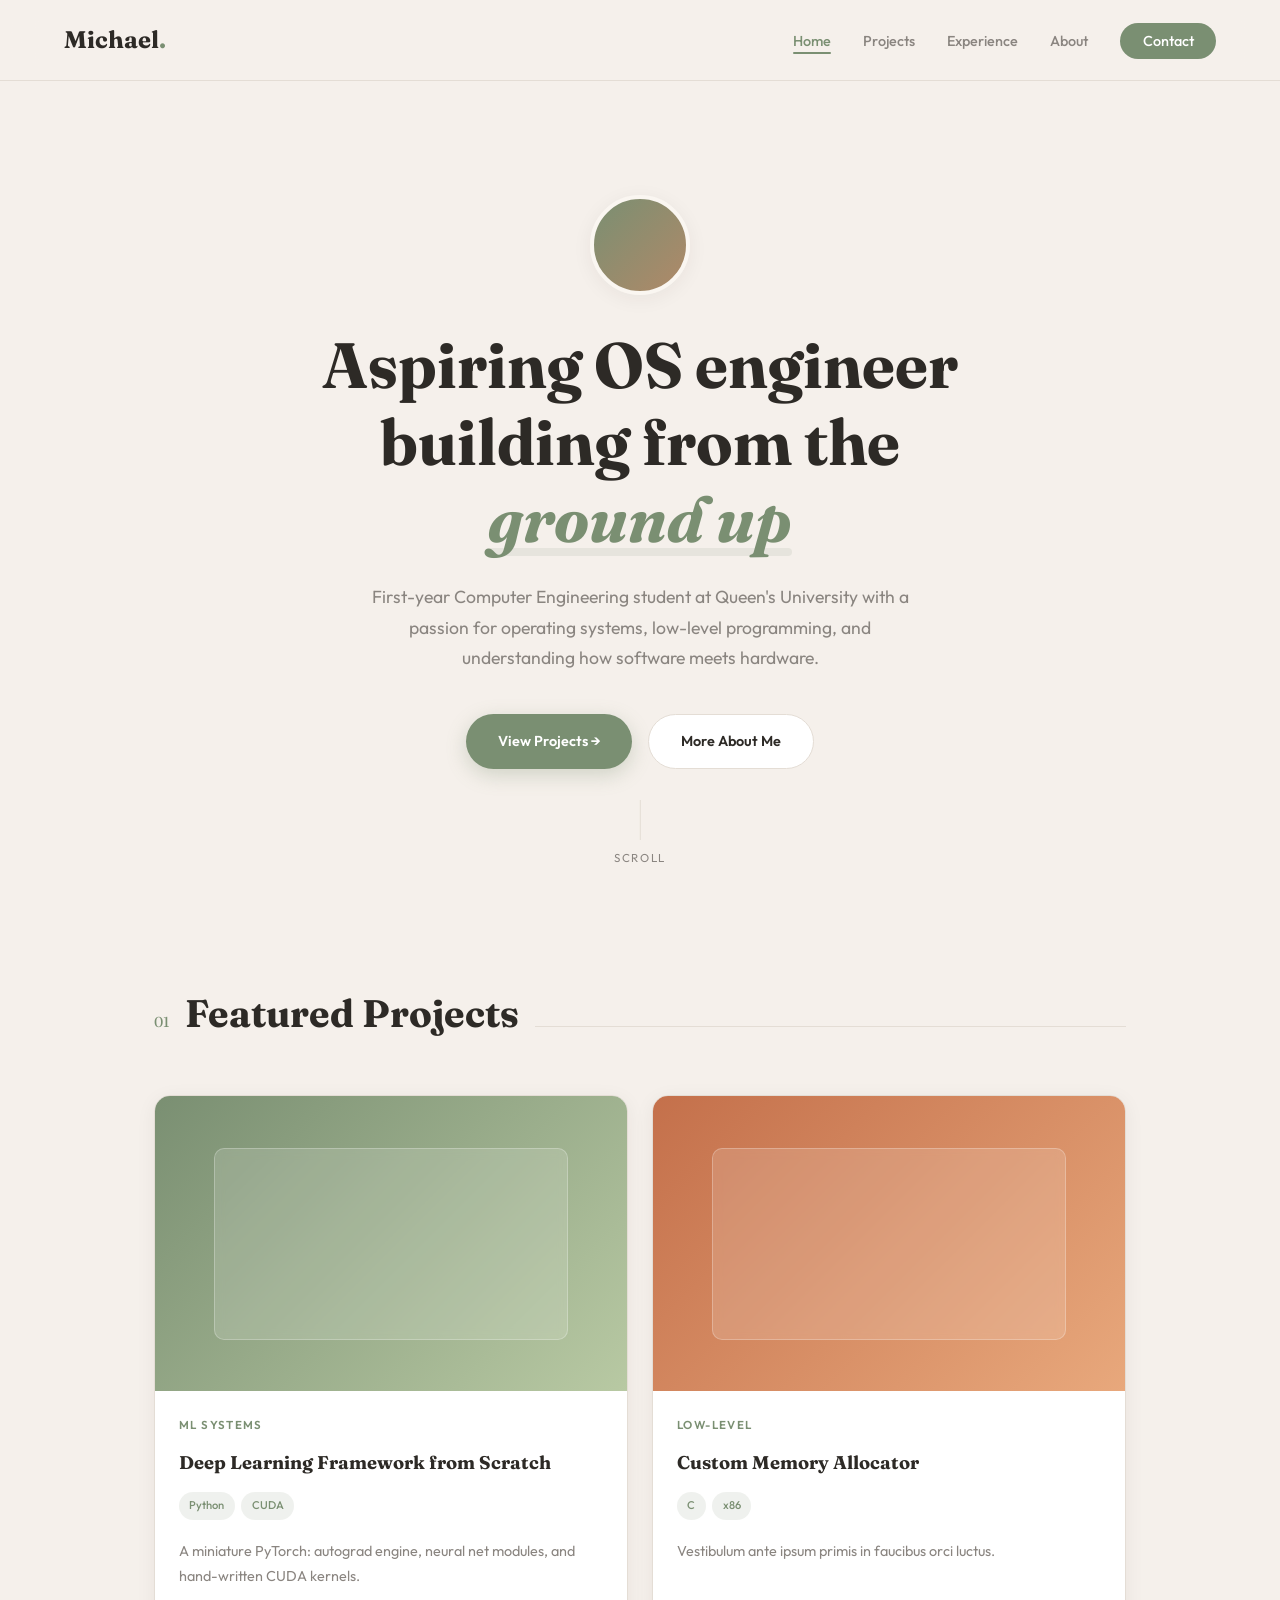
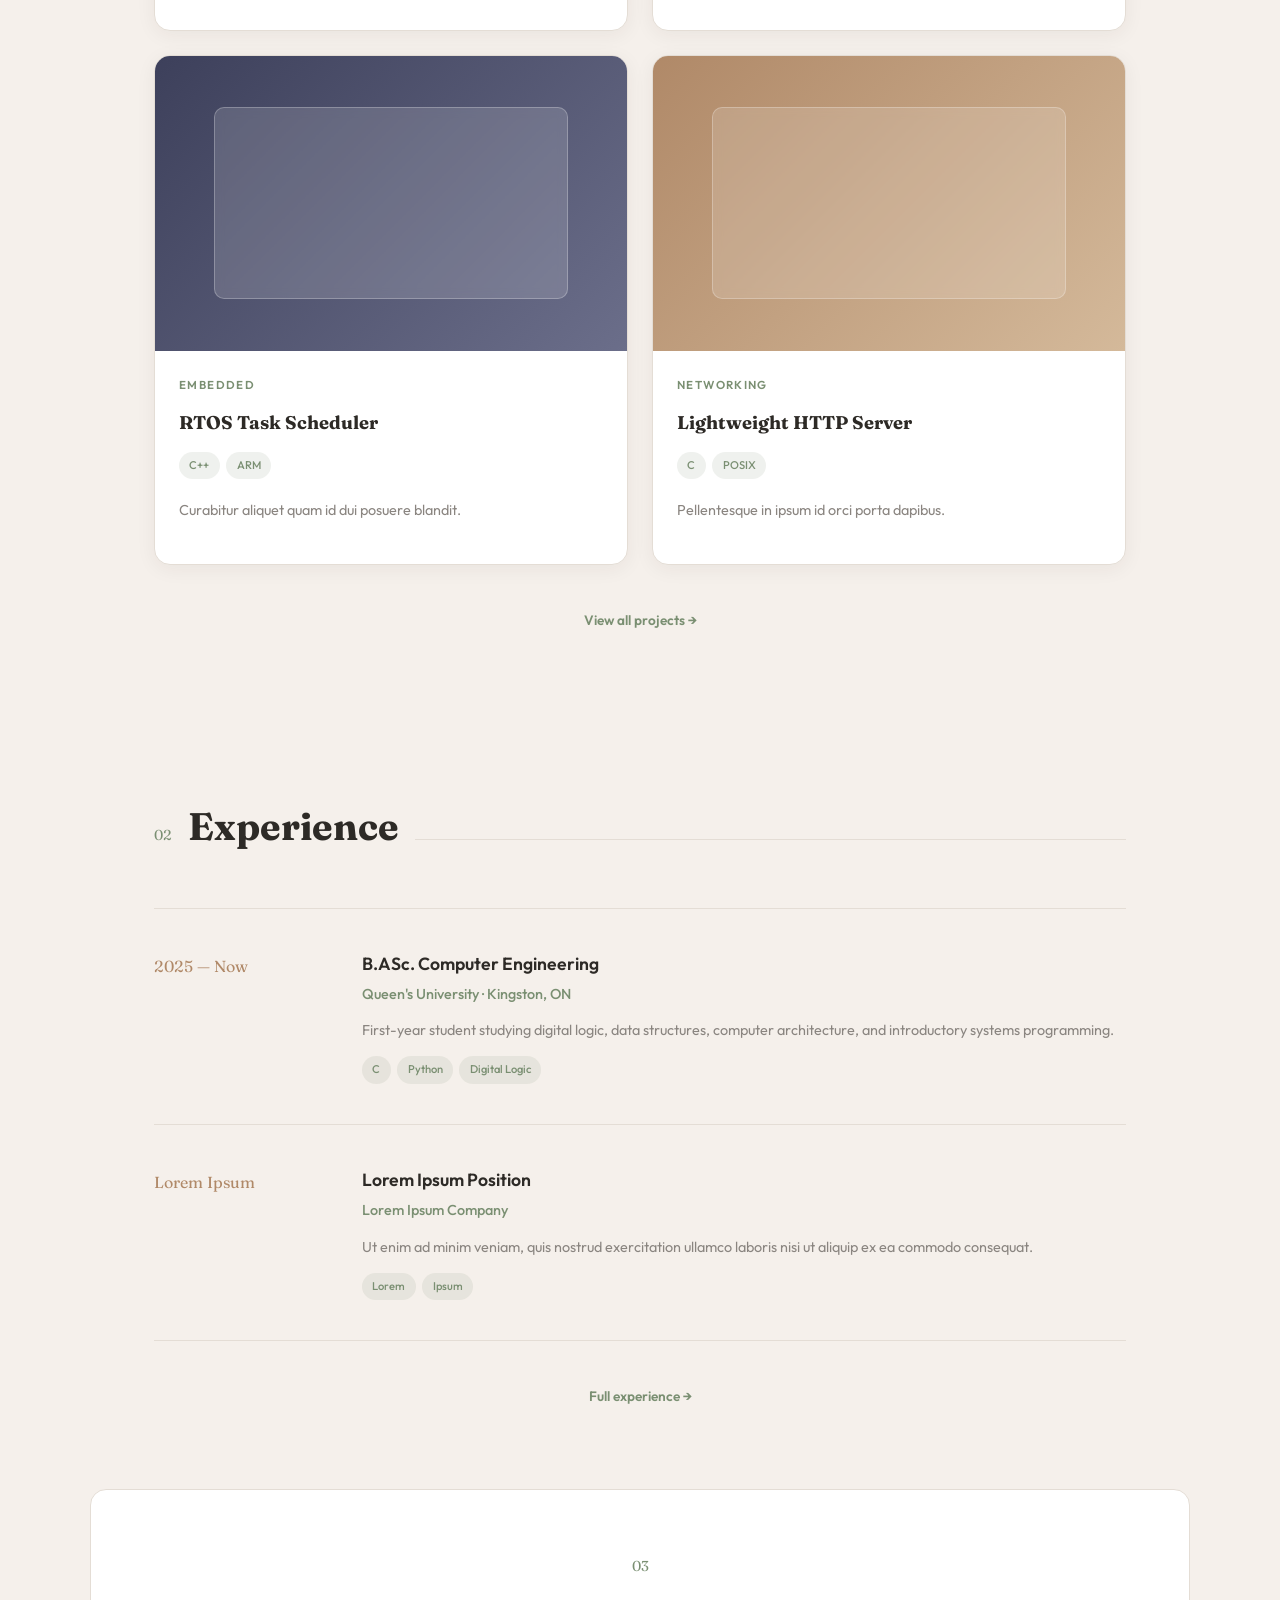
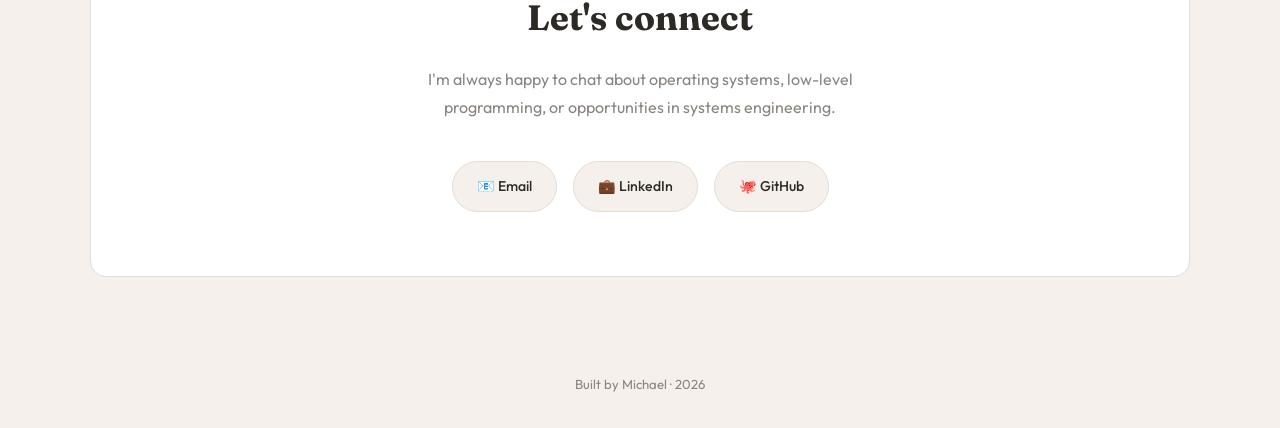
<file: index.html>
<!DOCTYPE html>
<html lang="en">
<head>
  <meta charset="UTF-8">
  <meta name="viewport" content="width=device-width, initial-scale=1.0">
  <title>Michael — Computer Engineering Student</title>
  <meta name="description" content="Portfolio of Michael, a Computer Engineering student at Queen's University focused on operating systems and low-level systems programming.">
  <link rel="icon" href="data:image/svg+xml,<svg xmlns='http://www.w3.org/2000/svg' viewBox='0 0 100 100'><text y='.9em' font-size='90'>⚙</text></svg>">
  <link href="https://fonts.googleapis.com/css2?family=Outfit:wght@300;400;500;600;700&family=Fraunces:ital,wght@0,400;0,700;1,400&display=swap" rel="stylesheet">
  <link rel="stylesheet" href="style.css">
</head>
<body>

<nav>
  <a href="index.html" class="logo">Michael<span>.</span></a>
  <button class="menu-toggle" aria-label="Toggle menu">
    <svg viewBox="0 0 24 24" fill="none" stroke="currentColor" stroke-width="2"><path d="M3 12h18M3 6h18M3 18h18"/></svg>
  </button>
  <ul class="nav-links">
    <li><a href="index.html">Home</a></li>
    <li><a href="projects.html">Projects</a></li>
    <li><a href="experience.html">Experience</a></li>
    <li><a href="about.html">About</a></li>
    <li><a href="contact.html" class="nav-pill">Contact</a></li>
  </ul>
</nav>

<!-- HERO -->
<section class="hero">
  <div class="hero-content">
    <div class="hero-avatar"></div>
    <h1>Aspiring OS engineer building from the <em>ground up</em></h1>
    <p>First-year Computer Engineering student at Queen's University with a passion for operating systems, low-level programming, and understanding how software meets hardware.</p>
    <div class="hero-links">
      <a href="projects.html" class="pill-btn pill-primary">View Projects →</a>
      <a href="about.html" class="pill-btn pill-ghost">More About Me</a>
    </div>
  </div>
  <div class="scroll-indicator">
    <div class="scroll-line"></div>
    Scroll
  </div>
</section>

<!-- FEATURED PROJECTS -->
<section class="page-section">
  <div class="section-header fade-in">
    <span class="section-num">01</span>
    <h2 class="section-title">Featured Projects</h2>
    <div class="section-line"></div>
  </div>
  <div class="projects-preview">
    <a href="projects.html" class="project-card-compact fade-in">
      <div class="project-img"><div class="img-overlay"><div class="img-mock"></div></div></div>
      <div class="project-info">
        <div class="project-category">ML Systems</div>
        <h3>Deep Learning Framework from Scratch</h3>
        <div class="project-tech">
          <span class="tech-tag">Python</span><span class="tech-tag">CUDA</span>
        </div>
        <p>A miniature PyTorch: autograd engine, neural net modules, and hand-written CUDA kernels.</p>
      </div>
    </a>
    <a href="projects.html" class="project-card-compact fade-in">
      <div class="project-img"><div class="img-overlay"><div class="img-mock"></div></div></div>
      <div class="project-info">
        <div class="project-category">Low-Level</div>
        <h3>Custom Memory Allocator</h3>
        <div class="project-tech">
          <span class="tech-tag">C</span><span class="tech-tag">x86</span>
        </div>
        <p>Vestibulum ante ipsum primis in faucibus orci luctus.</p>
      </div>
    </a>
    <a href="projects.html" class="project-card-compact fade-in">
      <div class="project-img"><div class="img-overlay"><div class="img-mock"></div></div></div>
      <div class="project-info">
        <div class="project-category">Embedded</div>
        <h3>RTOS Task Scheduler</h3>
        <div class="project-tech">
          <span class="tech-tag">C++</span><span class="tech-tag">ARM</span>
        </div>
        <p>Curabitur aliquet quam id dui posuere blandit.</p>
      </div>
    </a>
    <a href="projects.html" class="project-card-compact fade-in">
      <div class="project-img"><div class="img-overlay"><div class="img-mock"></div></div></div>
      <div class="project-info">
        <div class="project-category">Networking</div>
        <h3>Lightweight HTTP Server</h3>
        <div class="project-tech">
          <span class="tech-tag">C</span><span class="tech-tag">POSIX</span>
        </div>
        <p>Pellentesque in ipsum id orci porta dapibus.</p>
      </div>
    </a>
  </div>
  <div class="view-all fade-in">
    <a href="projects.html" class="text-link">View all projects →</a>
  </div>
</section>

<!-- EXPERIENCE PREVIEW -->
<section class="page-section">
  <div class="section-header fade-in">
    <span class="section-num">02</span>
    <h2 class="section-title">Experience</h2>
    <div class="section-line"></div>
  </div>
  <div class="exp-grid fade-in">
    <div class="exp-row">
      <div class="exp-year">2025 — Now</div>
      <div class="exp-details">
        <h3>B.ASc. Computer Engineering</h3>
        <div class="exp-company-name">Queen's University · Kingston, ON</div>
        <p>First-year student studying digital logic, data structures, computer architecture, and introductory systems programming.</p>
        <div class="exp-skills">
          <span class="exp-skill">C</span>
          <span class="exp-skill">Python</span>
          <span class="exp-skill">Digital Logic</span>
        </div>
      </div>
    </div>
    <div class="exp-row">
      <div class="exp-year">Lorem Ipsum</div>
      <div class="exp-details">
        <h3>Lorem Ipsum Position</h3>
        <div class="exp-company-name">Lorem Ipsum Company</div>
        <p>Ut enim ad minim veniam, quis nostrud exercitation ullamco laboris nisi ut aliquip ex ea commodo consequat.</p>
        <div class="exp-skills">
          <span class="exp-skill">Lorem</span><span class="exp-skill">Ipsum</span>
        </div>
      </div>
    </div>
  </div>
  <div class="view-all fade-in">
    <a href="experience.html" class="text-link">Full experience →</a>
  </div>
</section>

<!-- CONTACT BANNER -->
<div class="contact-section fade-in">
  <span class="section-num">03</span>
  <h2>Let's connect</h2>
  <p>I'm always happy to chat about operating systems, low-level programming, or opportunities in systems engineering.</p>
  <div class="contact-row">
    <a href="mailto:your@email.com" class="contact-chip">📧 Email</a>
    <a href="#" class="contact-chip">💼 LinkedIn</a>
    <a href="#" class="contact-chip">🐙 GitHub</a>
  </div>
</div>

<footer>
  <p>Built by Michael · 2026</p>
</footer>

<script src="script.js"></script>
</body>
</html>
</file>
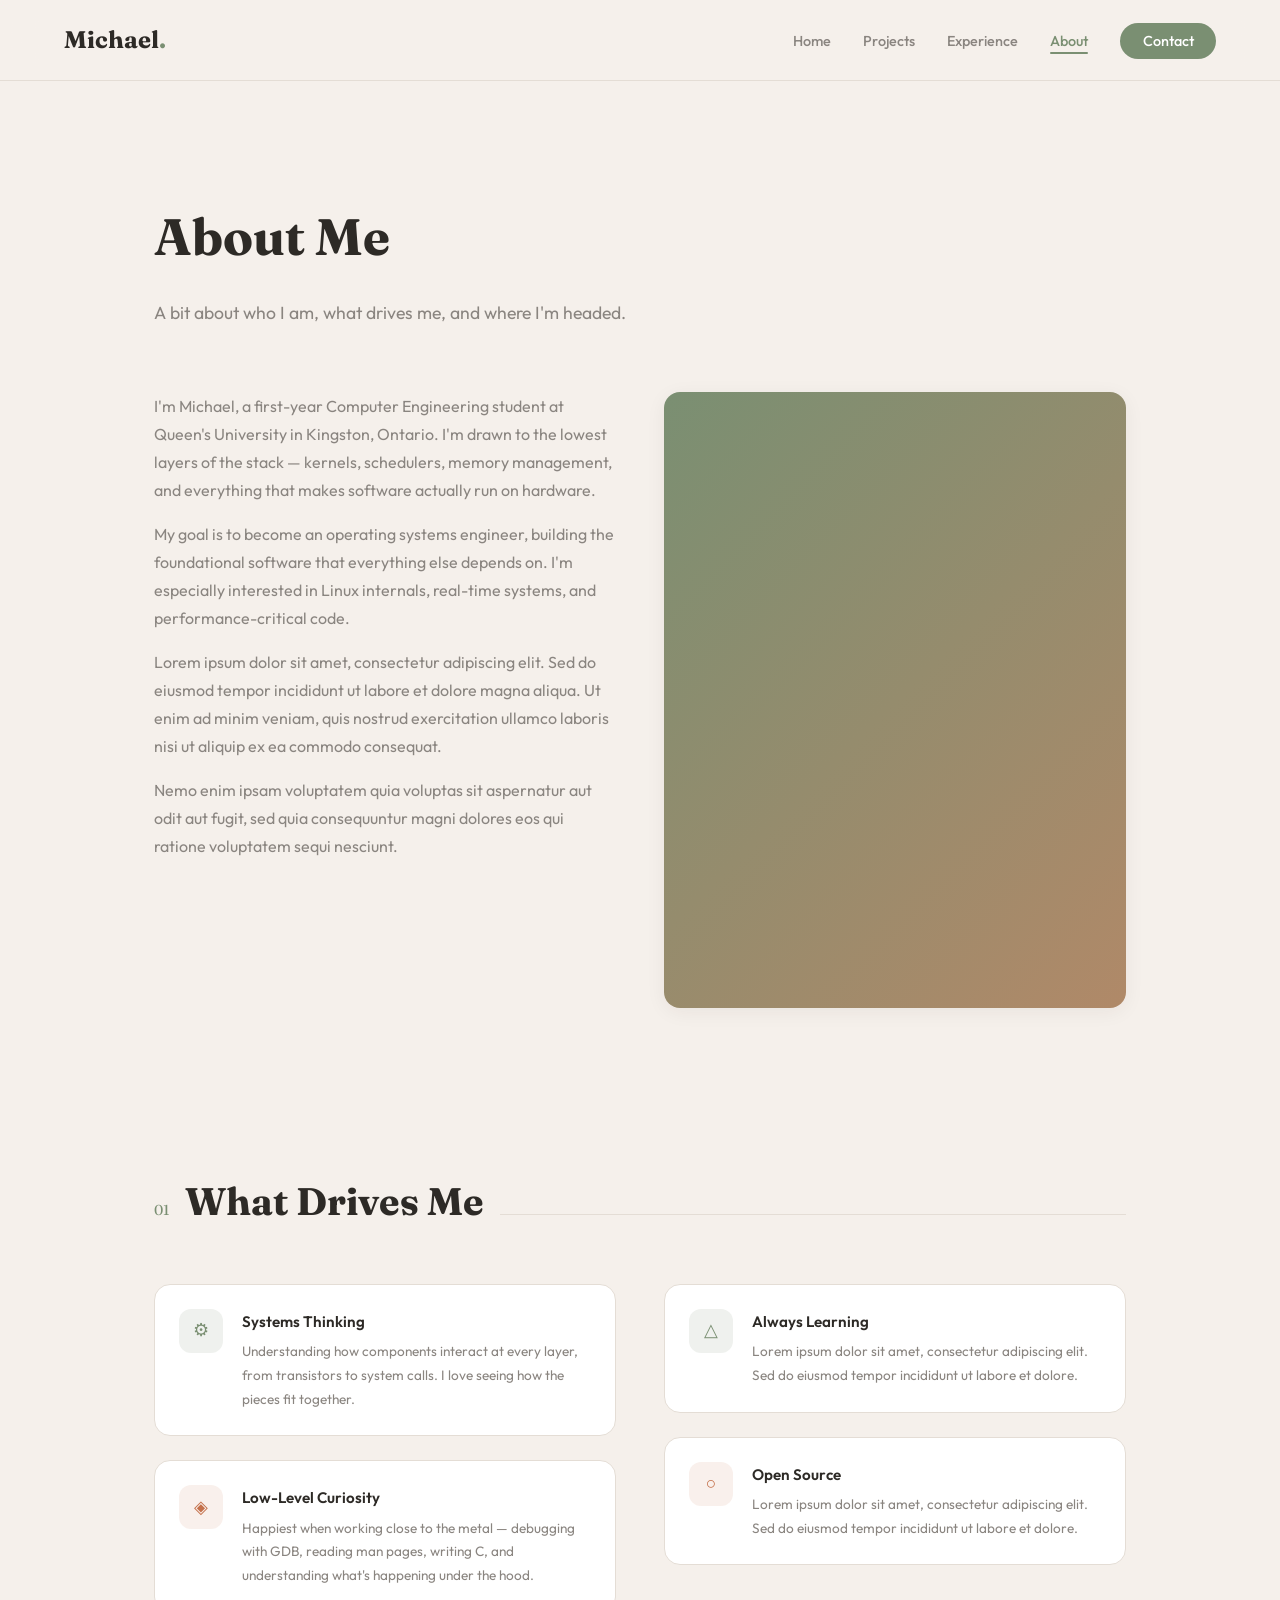
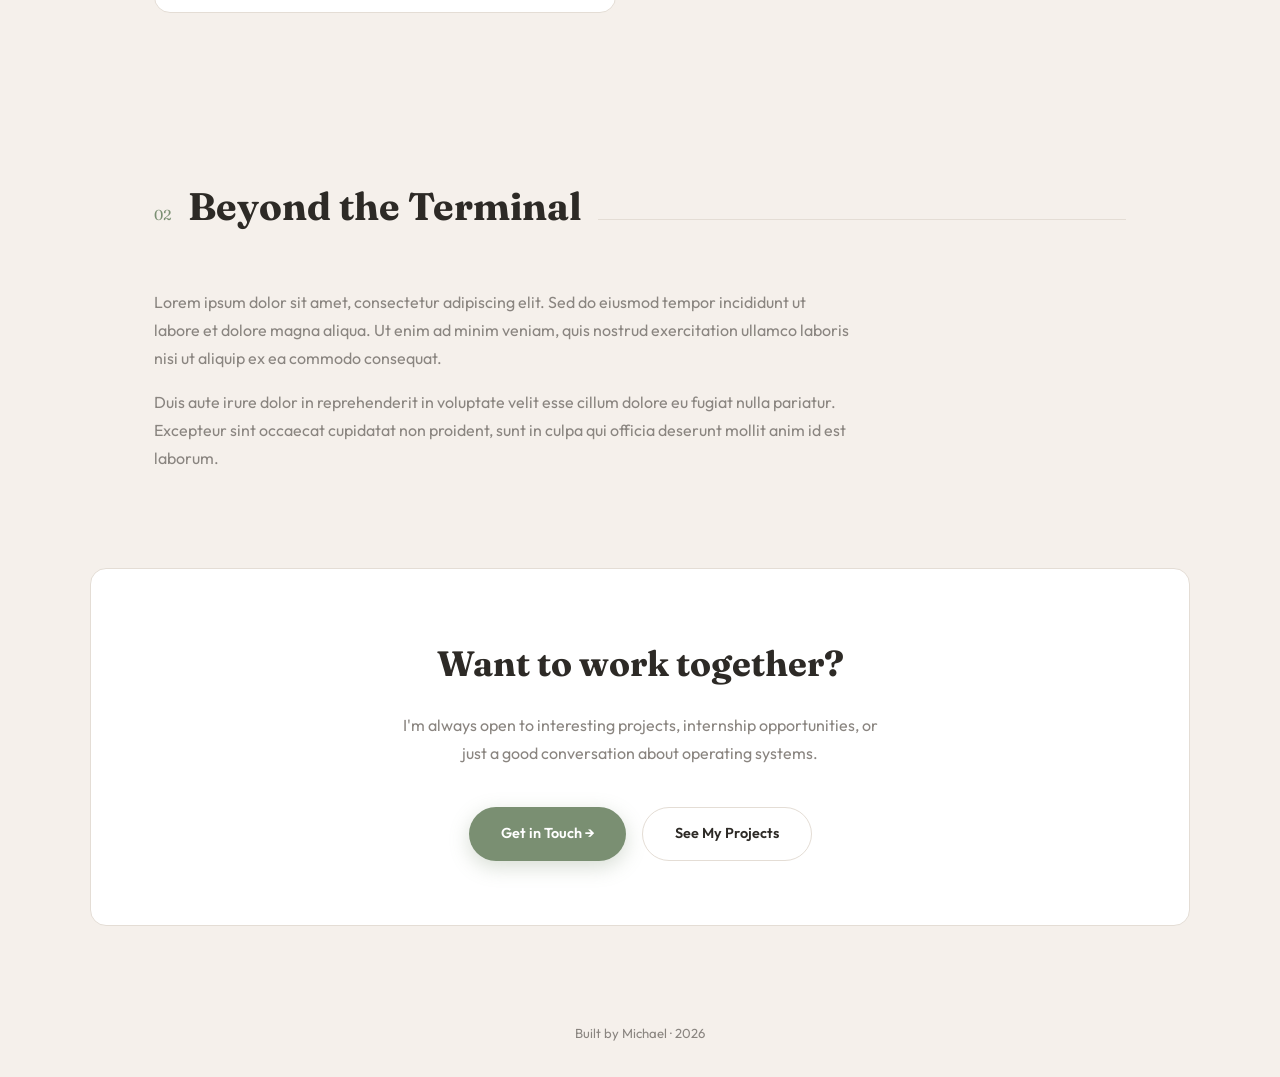
<file: about.html>
<!DOCTYPE html>
<html lang="en">
<head>
  <meta charset="UTF-8">
  <meta name="viewport" content="width=device-width, initial-scale=1.0">
  <title>About — Michael</title>
  <meta name="description" content="About Michael — Computer Engineering student at Queen's University, aspiring operating systems engineer.">
  <link rel="icon" href="data:image/svg+xml,<svg xmlns='http://www.w3.org/2000/svg' viewBox='0 0 100 100'><text y='.9em' font-size='90'>⚙</text></svg>">
  <link href="https://fonts.googleapis.com/css2?family=Outfit:wght@300;400;500;600;700&family=Fraunces:ital,wght@0,400;0,700;1,400&display=swap" rel="stylesheet">
  <link rel="stylesheet" href="style.css">
</head>
<body>

<nav>
  <a href="index.html" class="logo">Michael<span>.</span></a>
  <button class="menu-toggle" aria-label="Toggle menu">
    <svg viewBox="0 0 24 24" fill="none" stroke="currentColor" stroke-width="2"><path d="M3 12h18M3 6h18M3 18h18"/></svg>
  </button>
  <ul class="nav-links">
    <li><a href="index.html">Home</a></li>
    <li><a href="projects.html">Projects</a></li>
    <li><a href="experience.html">Experience</a></li>
    <li><a href="about.html">About</a></li>
    <li><a href="contact.html" class="nav-pill">Contact</a></li>
  </ul>
</nav>

<div class="page">
  <div class="page-hero">
    <h1>About Me</h1>
    <p>A bit about who I am, what drives me, and where I'm headed.</p>
  </div>

  <!-- BIO -->
  <section class="page-section" style="padding-top: 1rem;">
    <div class="about-grid fade-in">
      <div class="about-text">
        <p>I'm Michael, a first-year Computer Engineering student at Queen's University in Kingston, Ontario. I'm drawn to the lowest layers of the stack — kernels, schedulers, memory management, and everything that makes software actually run on hardware.</p>
        <p>My goal is to become an operating systems engineer, building the foundational software that everything else depends on. I'm especially interested in Linux internals, real-time systems, and performance-critical code.</p>
        <p>Lorem ipsum dolor sit amet, consectetur adipiscing elit. Sed do eiusmod tempor incididunt ut labore et dolore magna aliqua. Ut enim ad minim veniam, quis nostrud exercitation ullamco laboris nisi ut aliquip ex ea commodo consequat.</p>
        <p>Nemo enim ipsam voluptatem quia voluptas sit aspernatur aut odit aut fugit, sed quia consequuntur magni dolores eos qui ratione voluptatem sequi nesciunt.</p>
      </div>
      <div class="about-photo"></div>
    </div>
  </section>

  <!-- WHAT DRIVES ME -->
  <section class="page-section">
    <div class="section-header fade-in">
      <span class="section-num">01</span>
      <h2 class="section-title">What Drives Me</h2>
      <div class="section-line"></div>
    </div>
    <div class="about-grid fade-in">
      <ul class="values-list">
        <li class="value-item">
          <div class="value-icon">⚙</div>
          <div class="value-text">
            <h4>Systems Thinking</h4>
            <p>Understanding how components interact at every layer, from transistors to system calls. I love seeing how the pieces fit together.</p>
          </div>
        </li>
        <li class="value-item">
          <div class="value-icon">◈</div>
          <div class="value-text">
            <h4>Low-Level Curiosity</h4>
            <p>Happiest when working close to the metal — debugging with GDB, reading man pages, writing C, and understanding what's happening under the hood.</p>
          </div>
        </li>
      </ul>
      <ul class="values-list">
        <li class="value-item">
          <div class="value-icon">△</div>
          <div class="value-text">
            <h4>Always Learning</h4>
            <p>Lorem ipsum dolor sit amet, consectetur adipiscing elit. Sed do eiusmod tempor incididunt ut labore et dolore.</p>
          </div>
        </li>
        <li class="value-item">
          <div class="value-icon">○</div>
          <div class="value-text">
            <h4>Open Source</h4>
            <p>Lorem ipsum dolor sit amet, consectetur adipiscing elit. Sed do eiusmod tempor incididunt ut labore et dolore.</p>
          </div>
        </li>
      </ul>
    </div>
  </section>

  <!-- INTERESTS -->
  <section class="page-section">
    <div class="section-header fade-in">
      <span class="section-num">02</span>
      <h2 class="section-title">Beyond the Terminal</h2>
      <div class="section-line"></div>
    </div>
    <div class="about-text fade-in" style="max-width: 700px;">
      <p>Lorem ipsum dolor sit amet, consectetur adipiscing elit. Sed do eiusmod tempor incididunt ut labore et dolore magna aliqua. Ut enim ad minim veniam, quis nostrud exercitation ullamco laboris nisi ut aliquip ex ea commodo consequat.</p>
      <p>Duis aute irure dolor in reprehenderit in voluptate velit esse cillum dolore eu fugiat nulla pariatur. Excepteur sint occaecat cupidatat non proident, sunt in culpa qui officia deserunt mollit anim id est laborum.</p>
    </div>
  </section>

  <!-- CTA -->
  <div class="contact-section fade-in">
    <h2>Want to work together?</h2>
    <p>I'm always open to interesting projects, internship opportunities, or just a good conversation about operating systems.</p>
    <div class="contact-row">
      <a href="contact.html" class="pill-btn pill-primary">Get in Touch →</a>
      <a href="projects.html" class="pill-btn pill-ghost">See My Projects</a>
    </div>
  </div>
</div>

<footer>
  <p>Built by Michael · 2026</p>
</footer>

<script src="script.js"></script>
</body>
</html>
</file>
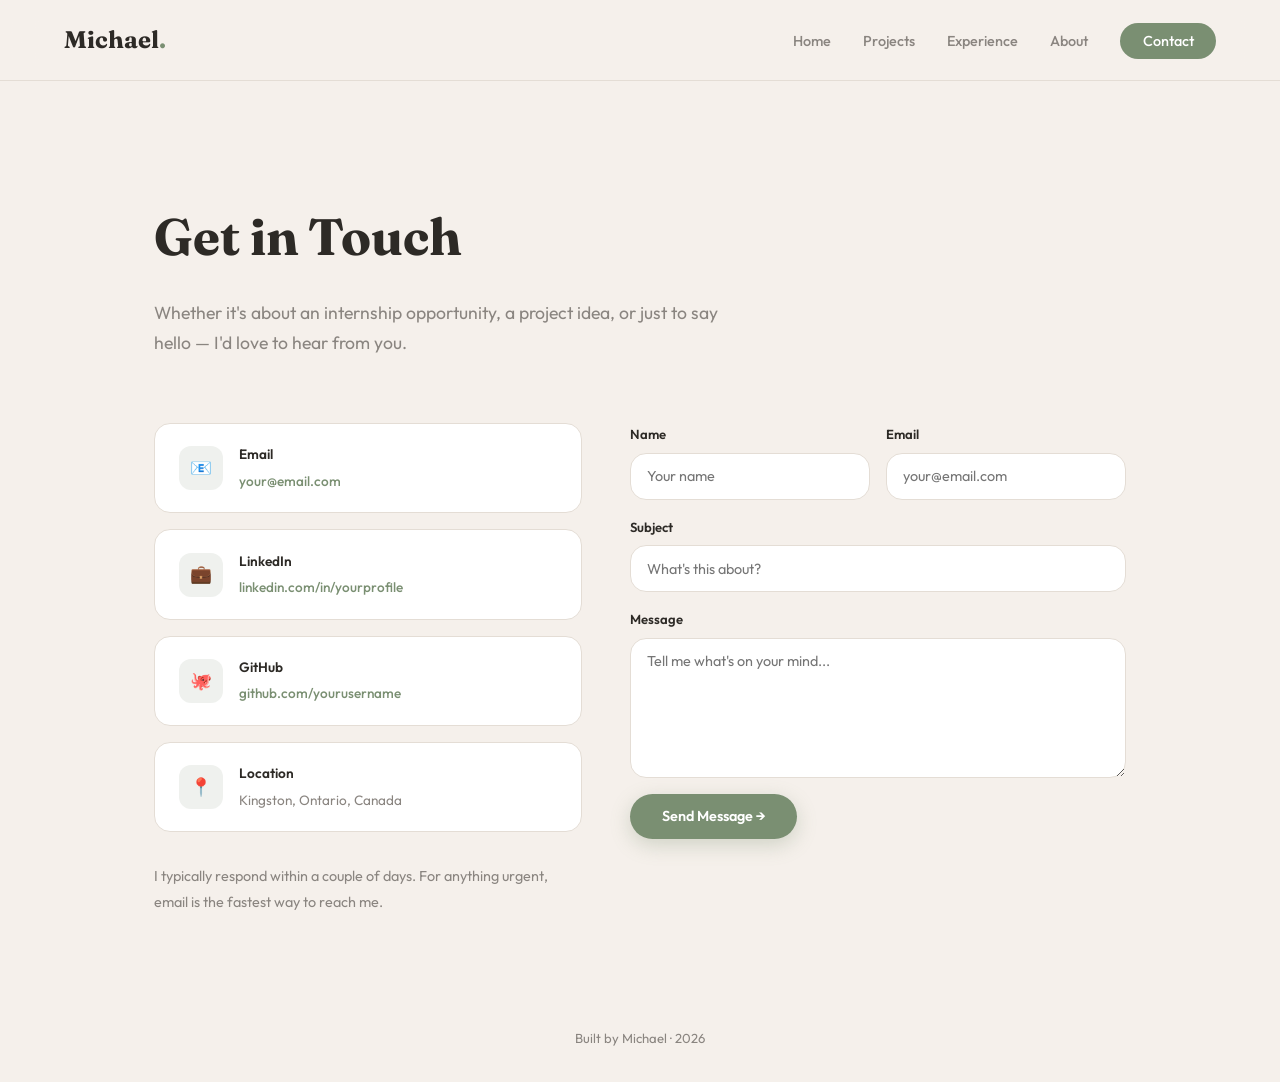
<file: contact.html>
<!DOCTYPE html>
<html lang="en">
<head>
  <meta charset="UTF-8">
  <meta name="viewport" content="width=device-width, initial-scale=1.0">
  <title>Contact — Michael</title>
  <meta name="description" content="Get in touch with Michael — Computer Engineering student at Queen's University.">
  <link rel="icon" href="data:image/svg+xml,<svg xmlns='http://www.w3.org/2000/svg' viewBox='0 0 100 100'><text y='.9em' font-size='90'>⚙</text></svg>">
  <link href="https://fonts.googleapis.com/css2?family=Outfit:wght@300;400;500;600;700&family=Fraunces:ital,wght@0,400;0,700;1,400&display=swap" rel="stylesheet">
  <link rel="stylesheet" href="style.css">
</head>
<body>

<nav>
  <a href="index.html" class="logo">Michael<span>.</span></a>
  <button class="menu-toggle" aria-label="Toggle menu">
    <svg viewBox="0 0 24 24" fill="none" stroke="currentColor" stroke-width="2"><path d="M3 12h18M3 6h18M3 18h18"/></svg>
  </button>
  <ul class="nav-links">
    <li><a href="index.html">Home</a></li>
    <li><a href="projects.html">Projects</a></li>
    <li><a href="experience.html">Experience</a></li>
    <li><a href="about.html">About</a></li>
    <li><a href="contact.html" class="nav-pill">Contact</a></li>
  </ul>
</nav>

<div class="page">
  <div class="page-hero">
    <h1>Get in Touch</h1>
    <p>Whether it's about an internship opportunity, a project idea, or just to say hello — I'd love to hear from you.</p>
  </div>

  <section class="page-section" style="padding-top: 1rem;">
    <div class="contact-page-grid fade-in">

      <!-- LEFT: CONTACT INFO -->
      <div>
        <div class="contact-info-card">
          <div class="contact-info-icon">📧</div>
          <div>
            <h4>Email</h4>
            <p><a href="mailto:your@email.com">your@email.com</a></p>
          </div>
        </div>

        <div class="contact-info-card">
          <div class="contact-info-icon">💼</div>
          <div>
            <h4>LinkedIn</h4>
            <p><a href="#" target="_blank">linkedin.com/in/yourprofile</a></p>
          </div>
        </div>

        <div class="contact-info-card">
          <div class="contact-info-icon">🐙</div>
          <div>
            <h4>GitHub</h4>
            <p><a href="#" target="_blank">github.com/yourusername</a></p>
          </div>
        </div>

        <div class="contact-info-card">
          <div class="contact-info-icon">📍</div>
          <div>
            <h4>Location</h4>
            <p>Kingston, Ontario, Canada</p>
          </div>
        </div>

        <div style="margin-top: 2rem;">
          <p style="font-size: 0.9rem; color: var(--text-muted);">I typically respond within a couple of days. For anything urgent, email is the fastest way to reach me.</p>
        </div>
      </div>

      <!-- RIGHT: CONTACT FORM -->
      <div class="contact-form">
        <div class="form-row">
          <div class="form-group">
            <label for="name">Name</label>
            <input type="text" id="name" placeholder="Your name">
          </div>
          <div class="form-group">
            <label for="email">Email</label>
            <input type="email" id="email" placeholder="your@email.com">
          </div>
        </div>
        <div class="form-group">
          <label for="subject">Subject</label>
          <input type="text" id="subject" placeholder="What's this about?">
        </div>
        <div class="form-group">
          <label for="message">Message</label>
          <textarea id="message" placeholder="Tell me what's on your mind..."></textarea>
        </div>
        <button type="button" class="pill-btn pill-primary" onclick="handleSubmit()" style="align-self: flex-start;">
          Send Message →
        </button>
        <p id="form-status" style="font-size: 0.85rem; color: var(--sage); display: none;"></p>
      </div>

    </div>
  </section>
</div>

<footer>
  <p>Built by Michael · 2026</p>
</footer>

<script src="script.js"></script>
<script>
  // Simple form handler — replace with a real service (Formspree, Netlify Forms, etc.)
  function handleSubmit() {
    const name = document.getElementById('name').value.trim();
    const email = document.getElementById('email').value.trim();
    const message = document.getElementById('message').value.trim();
    const status = document.getElementById('form-status');

    if (!name || !email || !message) {
      status.textContent = 'Please fill out all required fields.';
      status.style.color = 'var(--terracotta)';
      status.style.display = 'block';
      return;
    }

    // For now, just show a confirmation.
    // To make this actually send emails, sign up for a free service like
    // https://formspree.io and replace this with a real form submission.
    status.textContent = 'Thanks for reaching out! I\'ll get back to you soon. (Note: this form is a placeholder — hook it up to Formspree or similar to make it functional.)';
    status.style.color = 'var(--sage)';
    status.style.display = 'block';

    // Clear form
    document.getElementById('name').value = '';
    document.getElementById('email').value = '';
    document.getElementById('subject').value = '';
    document.getElementById('message').value = '';
  }
</script>
</body>
</html>
</file>
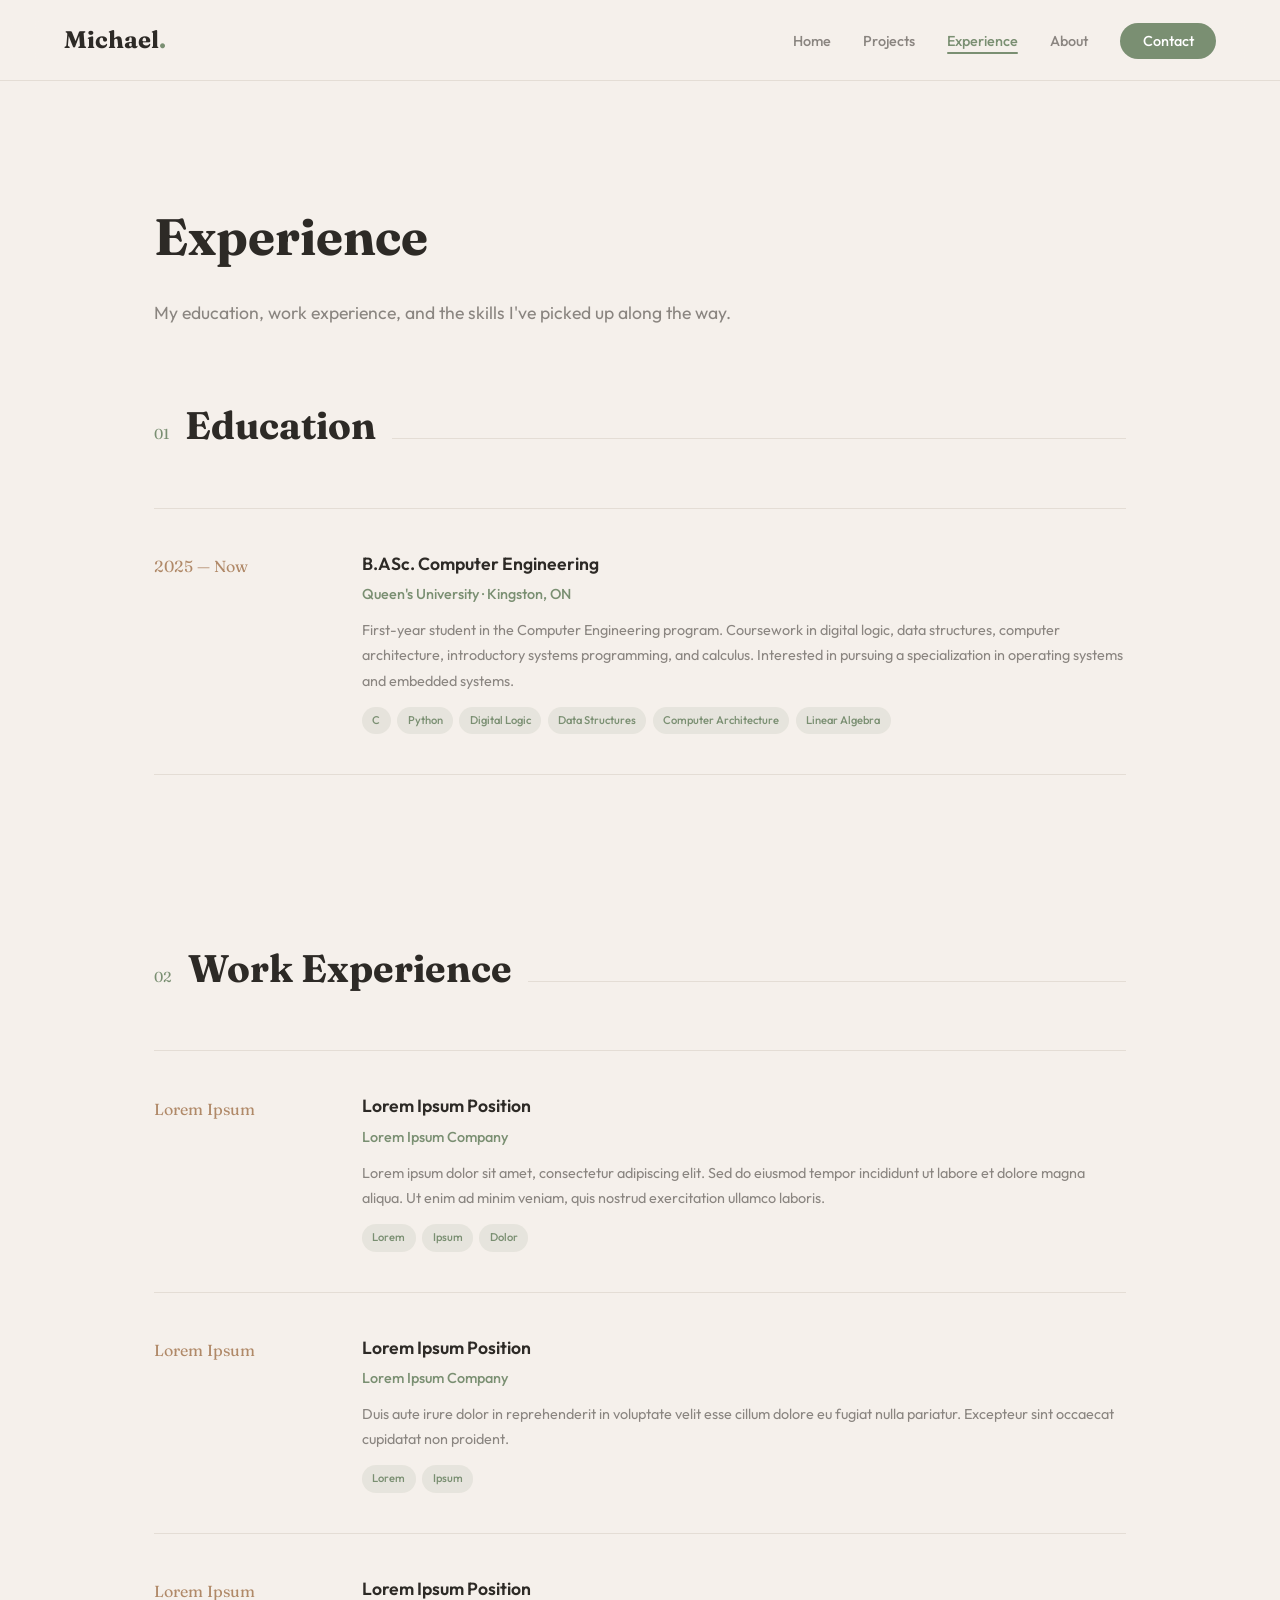
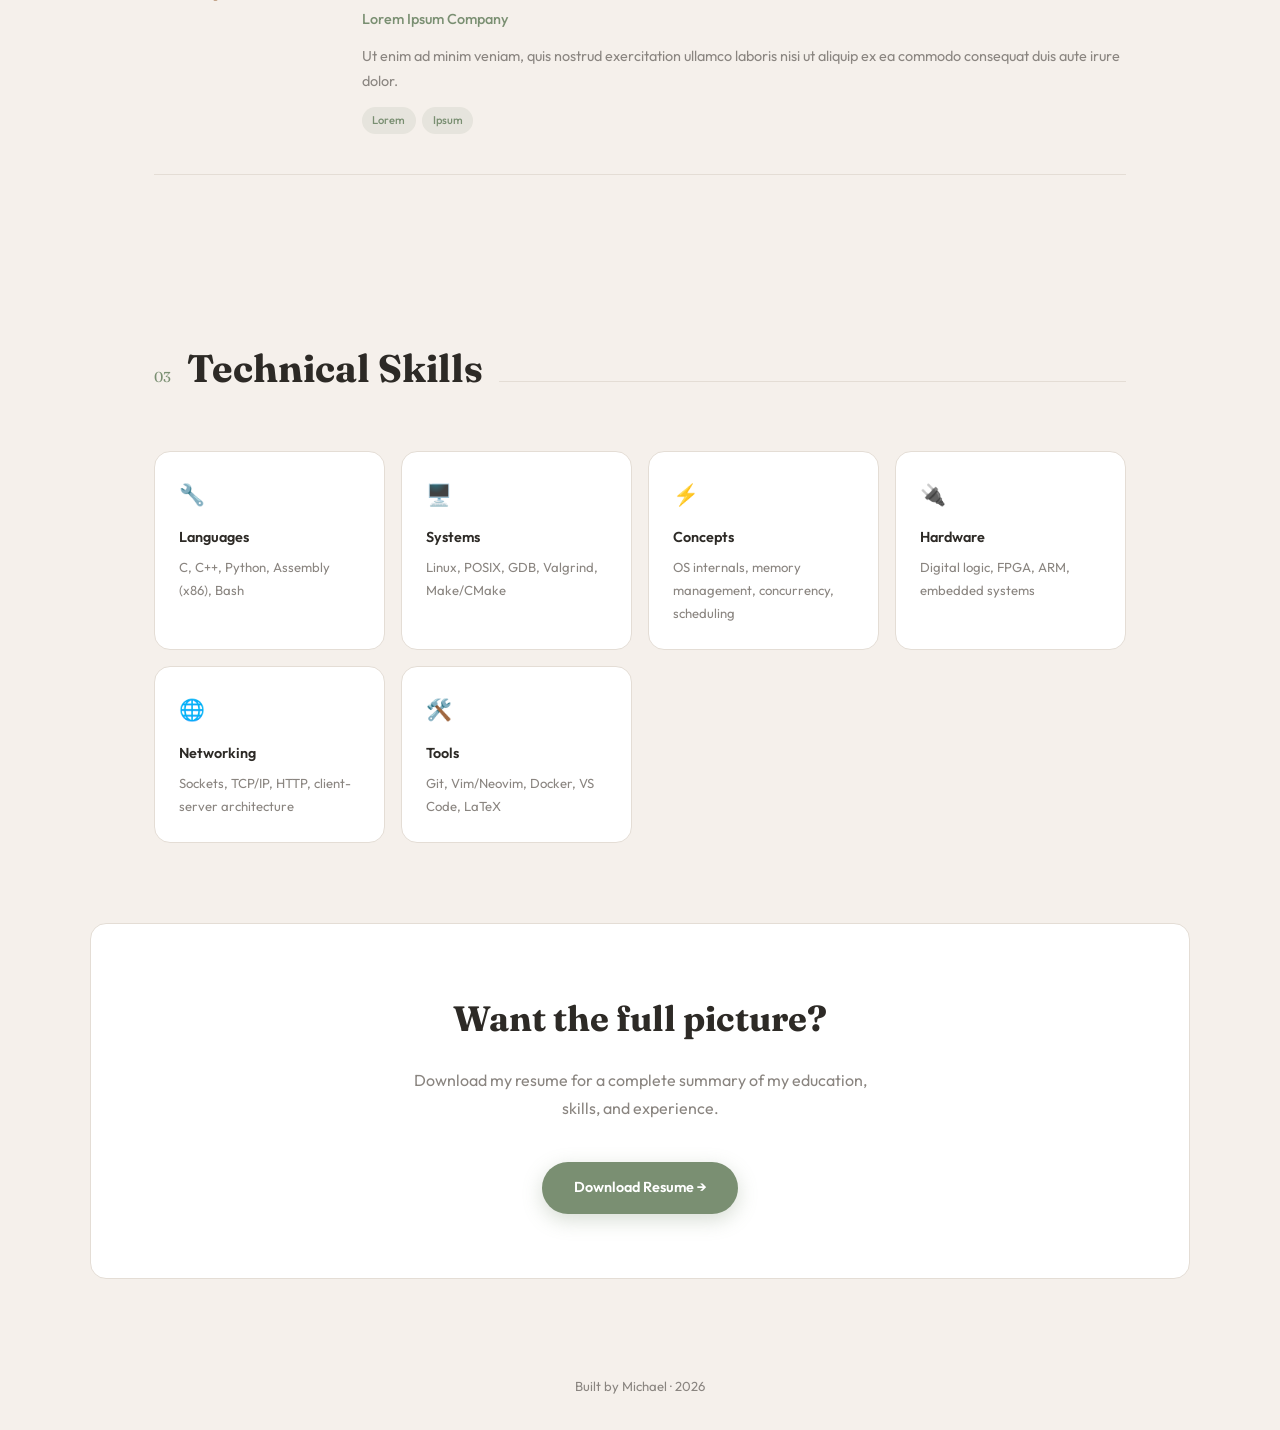
<file: experience.html>
<!DOCTYPE html>
<html lang="en">
<head>
  <meta charset="UTF-8">
  <meta name="viewport" content="width=device-width, initial-scale=1.0">
  <title>Experience — Michael</title>
  <meta name="description" content="Education and work experience of Michael, Computer Engineering student at Queen's University.">
  <link rel="icon" href="data:image/svg+xml,<svg xmlns='http://www.w3.org/2000/svg' viewBox='0 0 100 100'><text y='.9em' font-size='90'>⚙</text></svg>">
  <link href="https://fonts.googleapis.com/css2?family=Outfit:wght@300;400;500;600;700&family=Fraunces:ital,wght@0,400;0,700;1,400&display=swap" rel="stylesheet">
  <link rel="stylesheet" href="style.css">
</head>
<body>

<nav>
  <a href="index.html" class="logo">Michael<span>.</span></a>
  <button class="menu-toggle" aria-label="Toggle menu">
    <svg viewBox="0 0 24 24" fill="none" stroke="currentColor" stroke-width="2"><path d="M3 12h18M3 6h18M3 18h18"/></svg>
  </button>
  <ul class="nav-links">
    <li><a href="index.html">Home</a></li>
    <li><a href="projects.html">Projects</a></li>
    <li><a href="experience.html">Experience</a></li>
    <li><a href="about.html">About</a></li>
    <li><a href="contact.html" class="nav-pill">Contact</a></li>
  </ul>
</nav>

<div class="page">
  <div class="page-hero">
    <h1>Experience</h1>
    <p>My education, work experience, and the skills I've picked up along the way.</p>
  </div>

  <!-- EDUCATION -->
  <section class="page-section" style="padding-top: 1rem;">
    <div class="section-header fade-in">
      <span class="section-num">01</span>
      <h2 class="section-title">Education</h2>
      <div class="section-line"></div>
    </div>
    <div class="exp-grid fade-in">
      <div class="exp-row">
        <div class="exp-year">2025 — Now</div>
        <div class="exp-details">
          <h3>B.ASc. Computer Engineering</h3>
          <div class="exp-company-name">Queen's University · Kingston, ON</div>
          <p>First-year student in the Computer Engineering program. Coursework in digital logic, data structures, computer architecture, introductory systems programming, and calculus. Interested in pursuing a specialization in operating systems and embedded systems.</p>
          <div class="exp-skills">
            <span class="exp-skill">C</span>
            <span class="exp-skill">Python</span>
            <span class="exp-skill">Digital Logic</span>
            <span class="exp-skill">Data Structures</span>
            <span class="exp-skill">Computer Architecture</span>
            <span class="exp-skill">Linear Algebra</span>
          </div>
        </div>
      </div>
    </div>
  </section>

  <!-- WORK EXPERIENCE -->
  <section class="page-section">
    <div class="section-header fade-in">
      <span class="section-num">02</span>
      <h2 class="section-title">Work Experience</h2>
      <div class="section-line"></div>
    </div>
    <div class="exp-grid fade-in">
      <div class="exp-row">
        <div class="exp-year">Lorem Ipsum</div>
        <div class="exp-details">
          <h3>Lorem Ipsum Position</h3>
          <div class="exp-company-name">Lorem Ipsum Company</div>
          <p>Lorem ipsum dolor sit amet, consectetur adipiscing elit. Sed do eiusmod tempor incididunt ut labore et dolore magna aliqua. Ut enim ad minim veniam, quis nostrud exercitation ullamco laboris.</p>
          <div class="exp-skills">
            <span class="exp-skill">Lorem</span>
            <span class="exp-skill">Ipsum</span>
            <span class="exp-skill">Dolor</span>
          </div>
        </div>
      </div>
      <div class="exp-row">
        <div class="exp-year">Lorem Ipsum</div>
        <div class="exp-details">
          <h3>Lorem Ipsum Position</h3>
          <div class="exp-company-name">Lorem Ipsum Company</div>
          <p>Duis aute irure dolor in reprehenderit in voluptate velit esse cillum dolore eu fugiat nulla pariatur. Excepteur sint occaecat cupidatat non proident.</p>
          <div class="exp-skills">
            <span class="exp-skill">Lorem</span>
            <span class="exp-skill">Ipsum</span>
          </div>
        </div>
      </div>
      <div class="exp-row">
        <div class="exp-year">Lorem Ipsum</div>
        <div class="exp-details">
          <h3>Lorem Ipsum Position</h3>
          <div class="exp-company-name">Lorem Ipsum Company</div>
          <p>Ut enim ad minim veniam, quis nostrud exercitation ullamco laboris nisi ut aliquip ex ea commodo consequat duis aute irure dolor.</p>
          <div class="exp-skills">
            <span class="exp-skill">Lorem</span>
            <span class="exp-skill">Ipsum</span>
          </div>
        </div>
      </div>
    </div>
  </section>

  <!-- TECHNICAL SKILLS -->
  <section class="page-section">
    <div class="section-header fade-in">
      <span class="section-num">03</span>
      <h2 class="section-title">Technical Skills</h2>
      <div class="section-line"></div>
    </div>
    <div class="skills-grid fade-in">
      <div class="skill-card">
        <div class="skill-card-icon">🔧</div>
        <h4>Languages</h4>
        <p>C, C++, Python, Assembly (x86), Bash</p>
      </div>
      <div class="skill-card">
        <div class="skill-card-icon">🖥️</div>
        <h4>Systems</h4>
        <p>Linux, POSIX, GDB, Valgrind, Make/CMake</p>
      </div>
      <div class="skill-card">
        <div class="skill-card-icon">⚡</div>
        <h4>Concepts</h4>
        <p>OS internals, memory management, concurrency, scheduling</p>
      </div>
      <div class="skill-card">
        <div class="skill-card-icon">🔌</div>
        <h4>Hardware</h4>
        <p>Digital logic, FPGA, ARM, embedded systems</p>
      </div>
      <div class="skill-card">
        <div class="skill-card-icon">🌐</div>
        <h4>Networking</h4>
        <p>Sockets, TCP/IP, HTTP, client-server architecture</p>
      </div>
      <div class="skill-card">
        <div class="skill-card-icon">🛠️</div>
        <h4>Tools</h4>
        <p>Git, Vim/Neovim, Docker, VS Code, LaTeX</p>
      </div>
    </div>
  </section>

  <!-- RESUME DOWNLOAD -->
  <div class="contact-section fade-in">
    <h2>Want the full picture?</h2>
    <p>Download my resume for a complete summary of my education, skills, and experience.</p>
    <a href="#" class="pill-btn pill-primary" style="display:inline-flex;">Download Resume →</a>
  </div>
</div>

<footer>
  <p>Built by Michael · 2026</p>
</footer>

<script src="script.js"></script>
</body>
</html>
</file>
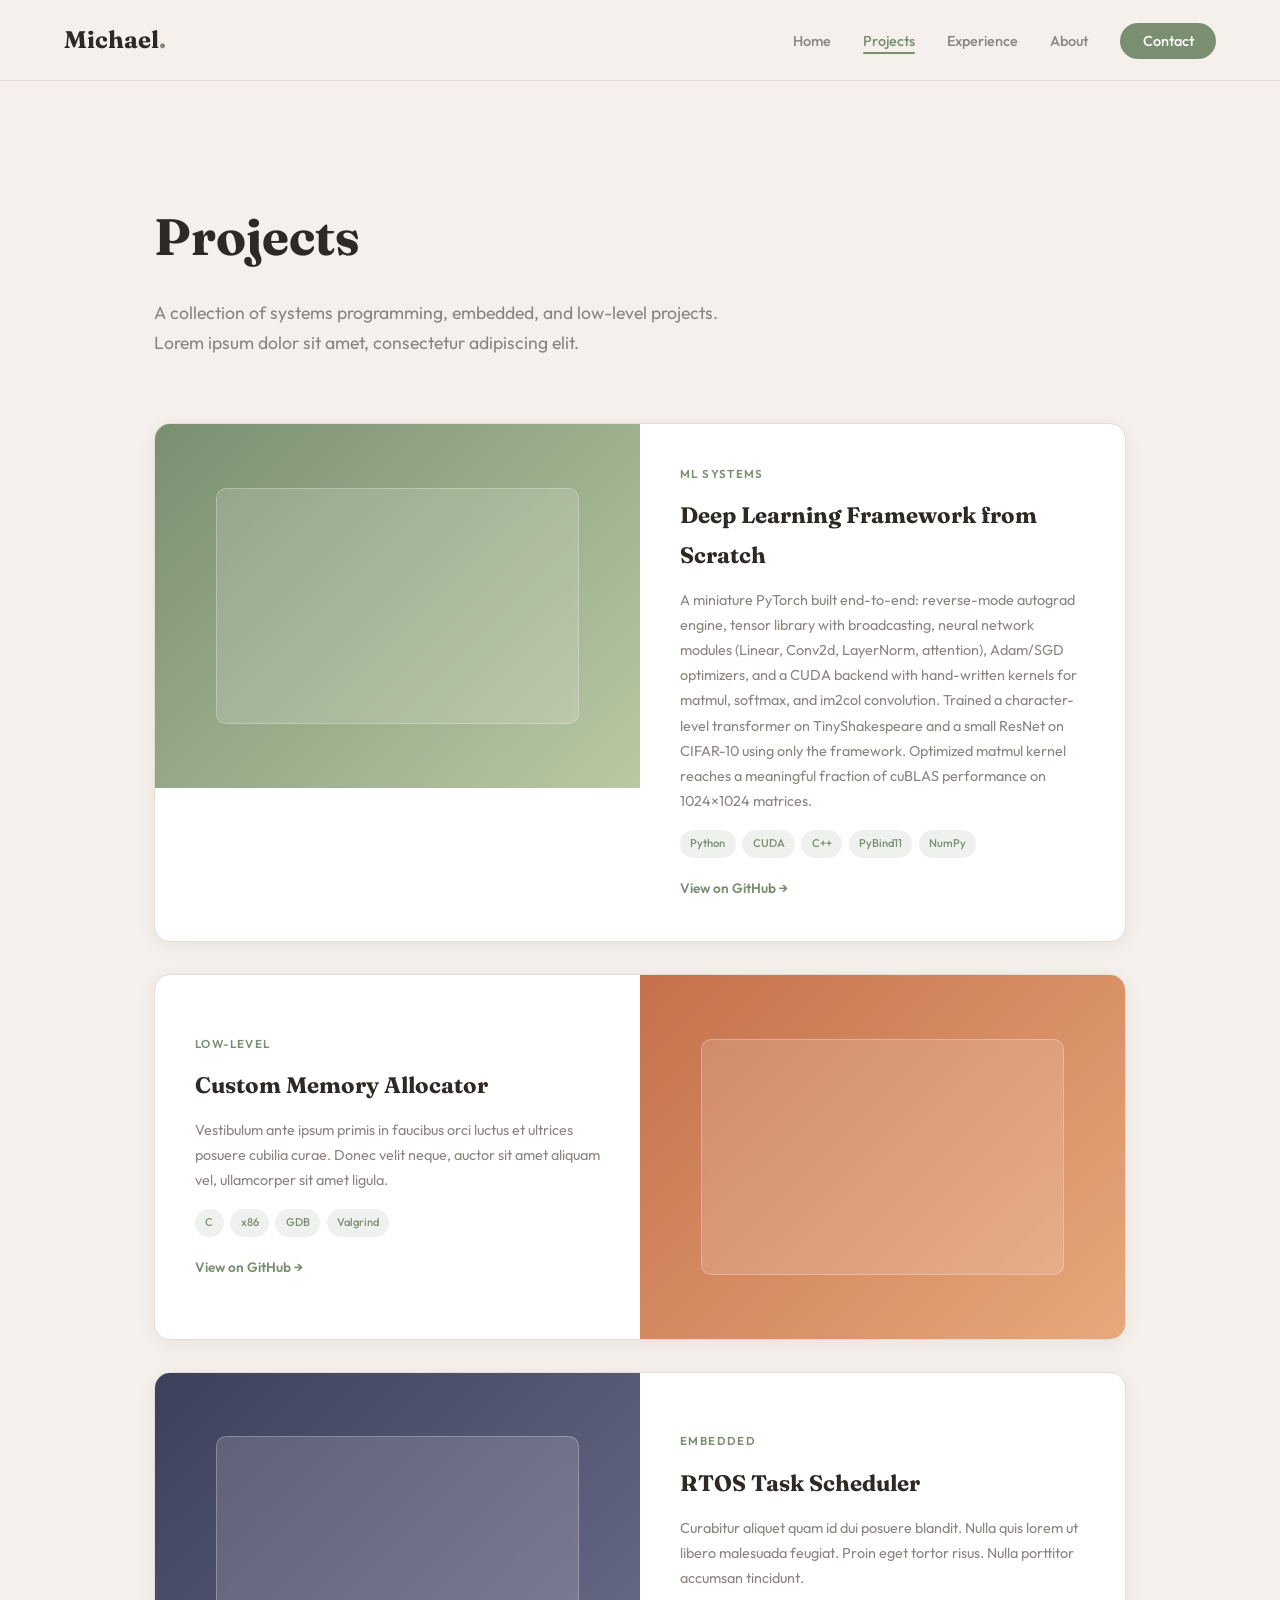
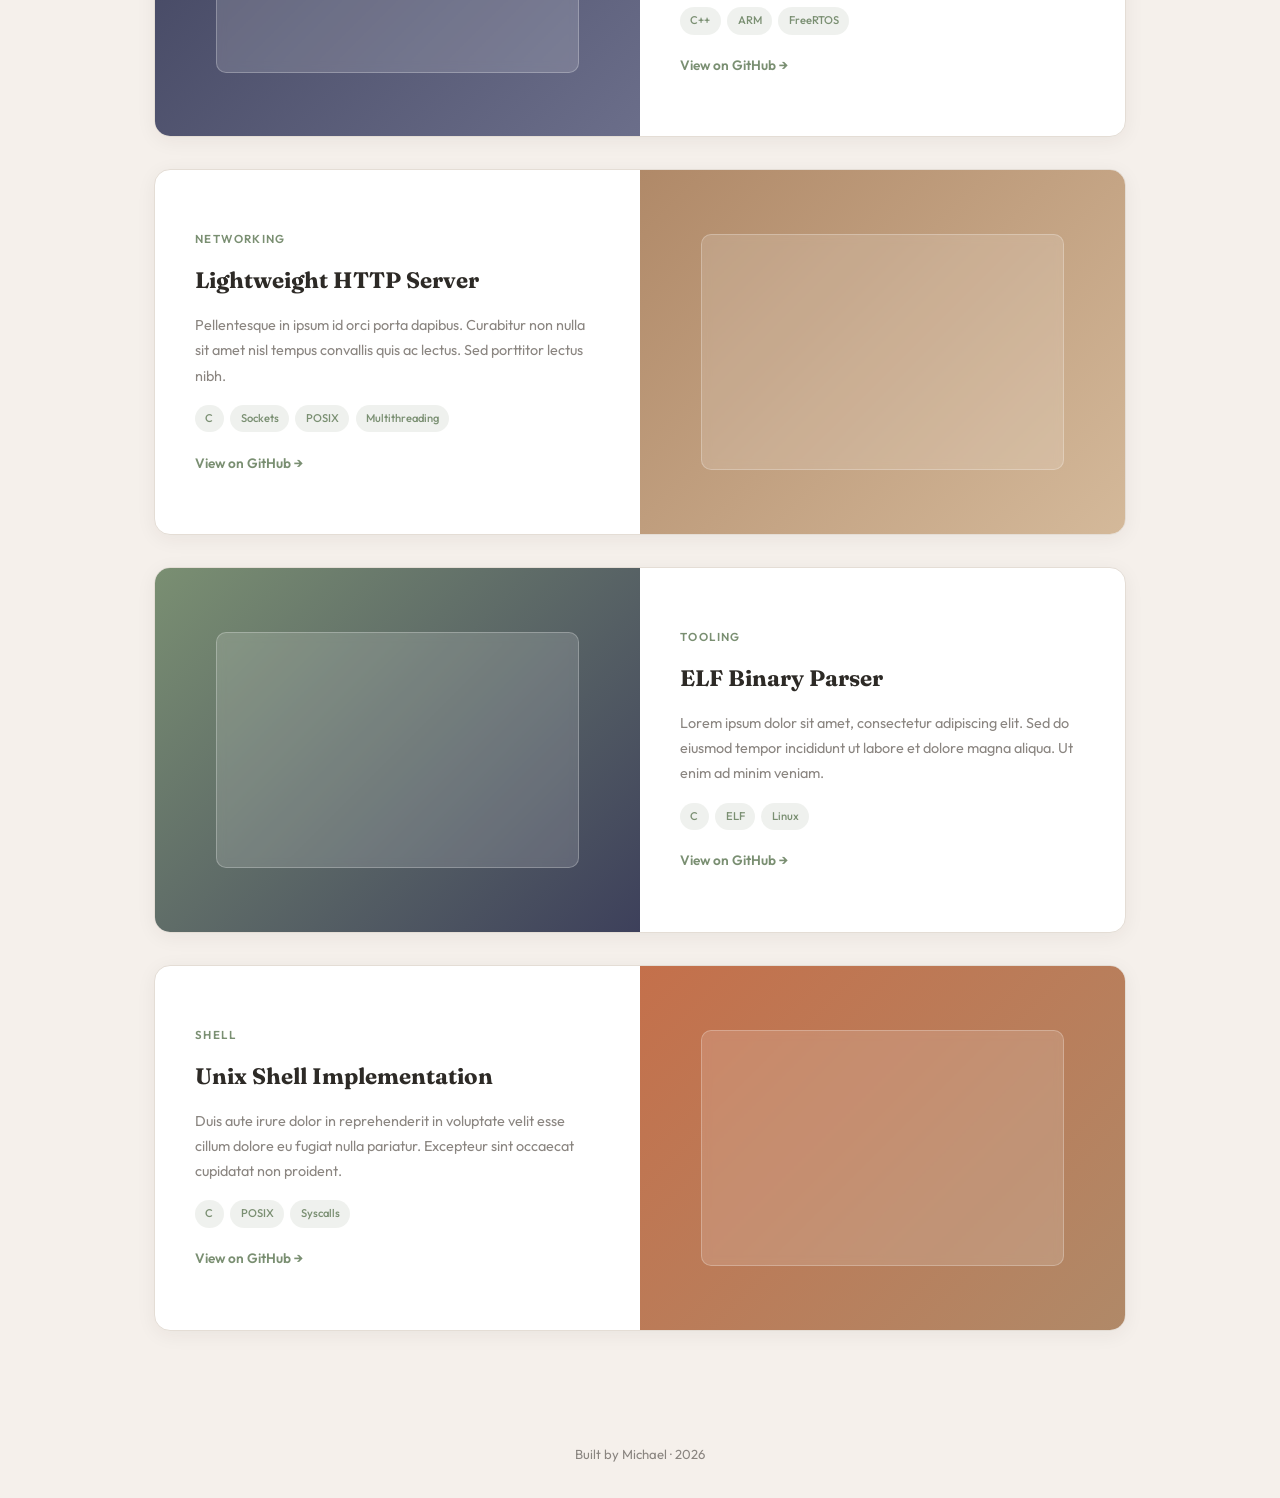
<file: projects.html>
<!DOCTYPE html>
<html lang="en">
<head>
  <meta charset="UTF-8">
  <meta name="viewport" content="width=device-width, initial-scale=1.0">
  <title>Projects — Michael</title>
  <meta name="description" content="Systems programming and low-level projects by Michael.">
  <link rel="icon" href="data:image/svg+xml,<svg xmlns='http://www.w3.org/2000/svg' viewBox='0 0 100 100'><text y='.9em' font-size='90'>⚙</text></svg>">
  <link href="https://fonts.googleapis.com/css2?family=Outfit:wght@300;400;500;600;700&family=Fraunces:ital,wght@0,400;0,700;1,400&display=swap" rel="stylesheet">
  <link rel="stylesheet" href="style.css">
</head>
<body>

<nav>
  <a href="index.html" class="logo">Michael<span>.</span></a>
  <button class="menu-toggle" aria-label="Toggle menu">
    <svg viewBox="0 0 24 24" fill="none" stroke="currentColor" stroke-width="2"><path d="M3 12h18M3 6h18M3 18h18"/></svg>
  </button>
  <ul class="nav-links">
    <li><a href="index.html">Home</a></li>
    <li><a href="projects.html">Projects</a></li>
    <li><a href="experience.html">Experience</a></li>
    <li><a href="about.html">About</a></li>
    <li><a href="contact.html" class="nav-pill">Contact</a></li>
  </ul>
</nav>

<div class="page">
  <div class="page-hero">
    <h1>Projects</h1>
    <p>A collection of systems programming, embedded, and low-level projects. Lorem ipsum dolor sit amet, consectetur adipiscing elit.</p>
  </div>

  <section class="page-section" style="padding-top: 1rem;">
    <div class="project-list">

      <div class="project-card fade-in">
        <div class="project-img"><div class="img-overlay"><div class="img-mock"></div></div></div>
        <div class="project-info">
          <div class="project-category">ML Systems</div>
          <h3>Deep Learning Framework from Scratch</h3>
          <p>A miniature PyTorch built end-to-end: reverse-mode autograd engine, tensor library with broadcasting, neural network modules (Linear, Conv2d, LayerNorm, attention), Adam/SGD optimizers, and a CUDA backend with hand-written kernels for matmul, softmax, and im2col convolution. Trained a character-level transformer on TinyShakespeare and a small ResNet on CIFAR-10 using only the framework. Optimized matmul kernel reaches a meaningful fraction of cuBLAS performance on 1024×1024 matrices.</p>
          <div class="project-tech">
            <span class="tech-tag">Python</span>
            <span class="tech-tag">CUDA</span>
            <span class="tech-tag">C++</span>
            <span class="tech-tag">PyBind11</span>
            <span class="tech-tag">NumPy</span>
          </div>
          <a href="#" class="text-link">View on GitHub →</a>
        </div>
      </div>

      <div class="project-card fade-in">
        <div class="project-img"><div class="img-overlay"><div class="img-mock"></div></div></div>
        <div class="project-info">
          <div class="project-category">Low-Level</div>
          <h3>Custom Memory Allocator</h3>
          <p>Vestibulum ante ipsum primis in faucibus orci luctus et ultrices posuere cubilia curae. Donec velit neque, auctor sit amet aliquam vel, ullamcorper sit amet ligula.</p>
          <div class="project-tech">
            <span class="tech-tag">C</span>
            <span class="tech-tag">x86</span>
            <span class="tech-tag">GDB</span>
            <span class="tech-tag">Valgrind</span>
          </div>
          <a href="#" class="text-link">View on GitHub →</a>
        </div>
      </div>

      <div class="project-card fade-in">
        <div class="project-img"><div class="img-overlay"><div class="img-mock"></div></div></div>
        <div class="project-info">
          <div class="project-category">Embedded</div>
          <h3>RTOS Task Scheduler</h3>
          <p>Curabitur aliquet quam id dui posuere blandit. Nulla quis lorem ut libero malesuada feugiat. Proin eget tortor risus. Nulla porttitor accumsan tincidunt.</p>
          <div class="project-tech">
            <span class="tech-tag">C++</span>
            <span class="tech-tag">ARM</span>
            <span class="tech-tag">FreeRTOS</span>
          </div>
          <a href="#" class="text-link">View on GitHub →</a>
        </div>
      </div>

      <div class="project-card fade-in">
        <div class="project-img"><div class="img-overlay"><div class="img-mock"></div></div></div>
        <div class="project-info">
          <div class="project-category">Networking</div>
          <h3>Lightweight HTTP Server</h3>
          <p>Pellentesque in ipsum id orci porta dapibus. Curabitur non nulla sit amet nisl tempus convallis quis ac lectus. Sed porttitor lectus nibh.</p>
          <div class="project-tech">
            <span class="tech-tag">C</span>
            <span class="tech-tag">Sockets</span>
            <span class="tech-tag">POSIX</span>
            <span class="tech-tag">Multithreading</span>
          </div>
          <a href="#" class="text-link">View on GitHub →</a>
        </div>
      </div>

      <div class="project-card fade-in">
        <div class="project-img"><div class="img-overlay"><div class="img-mock"></div></div></div>
        <div class="project-info">
          <div class="project-category">Tooling</div>
          <h3>ELF Binary Parser</h3>
          <p>Lorem ipsum dolor sit amet, consectetur adipiscing elit. Sed do eiusmod tempor incididunt ut labore et dolore magna aliqua. Ut enim ad minim veniam.</p>
          <div class="project-tech">
            <span class="tech-tag">C</span>
            <span class="tech-tag">ELF</span>
            <span class="tech-tag">Linux</span>
          </div>
          <a href="#" class="text-link">View on GitHub →</a>
        </div>
      </div>

      <div class="project-card fade-in">
        <div class="project-img"><div class="img-overlay"><div class="img-mock"></div></div></div>
        <div class="project-info">
          <div class="project-category">Shell</div>
          <h3>Unix Shell Implementation</h3>
          <p>Duis aute irure dolor in reprehenderit in voluptate velit esse cillum dolore eu fugiat nulla pariatur. Excepteur sint occaecat cupidatat non proident.</p>
          <div class="project-tech">
            <span class="tech-tag">C</span>
            <span class="tech-tag">POSIX</span>
            <span class="tech-tag">Syscalls</span>
          </div>
          <a href="#" class="text-link">View on GitHub →</a>
        </div>
      </div>

    </div>
  </section>
</div>

<footer>
  <p>Built by Michael · 2026</p>
</footer>

<script src="script.js"></script>
</body>
</html>
</file>
<file: style.css>
/* ===== RESET & VARIABLES ===== */
*, *::before, *::after { margin: 0; padding: 0; box-sizing: border-box; }

:root {
  --bg: #f5f0eb;
  --bg-cream: #faf6f1;
  --bg-card: #ffffff;
  --text: #2d2a26;
  --text-muted: #8a8580;
  --sage: #7a8f72;
  --sage-light: rgba(122,143,114,0.12);
  --terracotta: #c4704b;
  --terracotta-light: rgba(196,112,75,0.1);
  --clay: #b08968;
  --navy: #3d405b;
  --border: #e4ddd5;
  --shadow: 0 4px 20px rgba(45,42,38,0.06);
  --shadow-hover: 0 12px 40px rgba(45,42,38,0.1);
  --radius: 16px;
}

html { scroll-behavior: smooth; }

body {
  font-family: 'Outfit', sans-serif;
  background: var(--bg);
  color: var(--text);
  line-height: 1.75;
  -webkit-font-smoothing: antialiased;
}

a { color: inherit; }
img { max-width: 100%; display: block; }


/* ===== NAV ===== */
nav {
  position: fixed; top: 0; left: 0; right: 0; z-index: 100;
  padding: 1.2rem 4rem;
  display: flex; justify-content: space-between; align-items: center;
  background: rgba(245,240,235,0.9);
  backdrop-filter: blur(16px);
  border-bottom: 1px solid var(--border);
  transition: padding 0.3s;
}
nav.scrolled { padding: 0.8rem 4rem; box-shadow: var(--shadow); }
.logo {
  font-family: 'Fraunces', serif;
  font-size: 1.5rem; font-weight: 700; color: var(--text);
  text-decoration: none;
}
.logo span { color: var(--sage); }
.nav-links { display: flex; gap: 2rem; list-style: none; align-items: center; }
.nav-links a {
  color: var(--text-muted); text-decoration: none;
  font-size: 0.9rem; font-weight: 500;
  transition: color 0.3s; position: relative;
}
.nav-links a:hover, .nav-links a.active { color: var(--sage); }
.nav-links a.active::after {
  content: ''; position: absolute;
  bottom: -4px; left: 0; right: 0;
  height: 2px; background: var(--sage); border-radius: 2px;
}
.nav-pill {
  padding: 0.55rem 1.4rem !important;
  background: var(--sage) !important; color: white !important;
  border-radius: 50px; font-weight: 500 !important;
}
.nav-pill:hover { background: #6b7f63 !important; }
.nav-pill.active::after { display: none; }

/* Mobile menu toggle */
.menu-toggle {
  display: none; background: none; border: none;
  cursor: pointer; padding: 0.5rem; color: var(--text);
}
.menu-toggle svg { width: 24px; height: 24px; }


/* ===== SHARED COMPONENTS ===== */

/* Buttons */
.pill-btn {
  display: inline-flex; align-items: center; gap: 0.5rem;
  padding: 0.85rem 2rem; font-size: 0.9rem; font-weight: 600;
  border-radius: 50px; text-decoration: none; transition: all 0.3s;
  cursor: pointer; border: none; font-family: inherit;
}
.pill-primary {
  background: var(--sage); color: white;
  box-shadow: 0 6px 20px rgba(122,143,114,0.3);
}
.pill-primary:hover { background: #6b7f63; transform: translateY(-2px); }
.pill-ghost {
  background: white; color: var(--text);
  border: 1.5px solid var(--border);
}
.pill-ghost:hover { border-color: var(--sage); color: var(--sage); }

.text-link {
  display: inline-flex; align-items: center; gap: 0.4rem;
  font-size: 0.85rem; font-weight: 600; color: var(--sage);
  text-decoration: none; transition: gap 0.3s;
}
.text-link:hover { gap: 0.7rem; }

/* Section headers */
.section-header {
  display: flex; align-items: baseline; gap: 1rem;
  margin-bottom: 3rem; flex-wrap: wrap;
}
.section-num {
  font-family: 'Fraunces', serif;
  font-size: 0.9rem; color: var(--sage); font-weight: 400;
}
.section-title {
  font-family: 'Fraunces', serif;
  font-size: clamp(1.8rem, 3vw, 2.5rem); font-weight: 700;
}
.section-line { flex: 1; height: 1px; background: var(--border); min-width: 60px; }

/* Page wrapper */
.page { padding-top: 5rem; }
.page-section { padding: 5rem 4rem; max-width: 1100px; margin: 0 auto; }

/* Page hero (for inner pages) */
.page-hero {
  padding: 7rem 4rem 3rem;
  max-width: 1100px; margin: 0 auto;
}
.page-hero h1 {
  font-family: 'Fraunces', serif;
  font-size: clamp(2.2rem, 4vw, 3.2rem);
  font-weight: 700; margin-bottom: 1rem;
}
.page-hero p {
  font-size: 1.1rem; color: var(--text-muted);
  max-width: 600px;
}

/* Tags */
.tech-tag {
  font-size: 0.7rem; font-weight: 500; padding: 0.25rem 0.65rem;
  background: var(--sage-light); color: var(--sage); border-radius: 50px;
}


/* ===== HOME HERO ===== */
.hero {
  min-height: 100vh;
  display: flex; align-items: center; justify-content: center;
  text-align: center; padding: 8rem 2rem 4rem;
  position: relative;
}
.hero-content { max-width: 740px; }
.hero-avatar {
  width: 100px; height: 100px; border-radius: 50%;
  background: linear-gradient(135deg, var(--sage), var(--clay));
  margin: 0 auto 2rem; border: 4px solid var(--bg-cream);
  box-shadow: var(--shadow);
}
.hero h1 {
  font-family: 'Fraunces', serif;
  font-size: clamp(2.5rem, 5vw, 4rem);
  font-weight: 700; line-height: 1.2; margin-bottom: 1.5rem;
}
.hero h1 em {
  font-style: italic; color: var(--sage);
  position: relative;
}
.hero h1 em::after {
  content: '';
  position: absolute; bottom: 2px; left: 0; right: 0;
  height: 8px; background: var(--sage-light);
  z-index: -1; border-radius: 4px;
}
.hero p {
  font-size: 1.1rem; color: var(--text-muted);
  max-width: 560px; margin: 0 auto 2.5rem;
}
.hero-links { display: flex; gap: 1rem; justify-content: center; flex-wrap: wrap; }

.scroll-indicator {
  position: absolute; bottom: 2rem; left: 50%; transform: translateX(-50%);
  display: flex; flex-direction: column; align-items: center; gap: 0.5rem;
  font-size: 0.72rem; color: var(--text-muted); letter-spacing: 0.15em;
  text-transform: uppercase;
}
.scroll-line {
  width: 1px; height: 40px; background: var(--border);
  position: relative; overflow: hidden;
}
.scroll-line::after {
  content: ''; position: absolute; top: -100%; left: 0;
  width: 100%; height: 100%; background: var(--sage);
  animation: scrollDown 2s infinite;
}
@keyframes scrollDown {
  0% { top: -100%; }
  100% { top: 100%; }
}


/* ===== PROJECT CARDS ===== */
.project-list { display: flex; flex-direction: column; gap: 2rem; }
.project-card {
  display: grid; grid-template-columns: 1fr 1fr;
  background: var(--bg-card); border-radius: var(--radius);
  overflow: hidden; box-shadow: var(--shadow);
  transition: all 0.4s; cursor: pointer;
  border: 1px solid var(--border); text-decoration: none;
}
.project-card:hover {
  transform: translateY(-4px);
  box-shadow: var(--shadow-hover);
  border-color: transparent;
}
.project-card:nth-child(even) { direction: rtl; }
.project-card:nth-child(even) > * { direction: ltr; }
.project-img {
  aspect-ratio: 4/3; position: relative; overflow: hidden;
}
.project-card:nth-child(1) .project-img { background: linear-gradient(135deg, #7a8f72, #b8c9a3); }
.project-card:nth-child(2) .project-img { background: linear-gradient(135deg, #c4704b, #e8a87c); }
.project-card:nth-child(3) .project-img { background: linear-gradient(135deg, #3d405b, #6b6e8a); }
.project-card:nth-child(4) .project-img { background: linear-gradient(135deg, #b08968, #d4b99a); }
.project-card:nth-child(5) .project-img { background: linear-gradient(135deg, #7a8f72, #3d405b); }
.project-card:nth-child(6) .project-img { background: linear-gradient(135deg, #c4704b, #b08968); }
.img-overlay {
  position: absolute; inset: 0;
  display: flex; align-items: center; justify-content: center;
}
.img-mock {
  width: 75%; height: 65%; background: rgba(255,255,255,0.15);
  border-radius: 10px; border: 1px solid rgba(255,255,255,0.25);
  backdrop-filter: blur(5px);
}
.project-info { padding: 2.5rem; display: flex; flex-direction: column; justify-content: center; }
.project-category {
  font-size: 0.72rem; font-weight: 600; letter-spacing: 0.12em;
  text-transform: uppercase; color: var(--sage); margin-bottom: 0.75rem;
}
.project-info h3 {
  font-family: 'Fraunces', serif;
  font-size: 1.4rem; font-weight: 700; margin-bottom: 0.8rem;
}
.project-info p { font-size: 0.9rem; color: var(--text-muted); margin-bottom: 1rem; }
.project-tech { display: flex; gap: 0.4rem; margin-bottom: 1.2rem; flex-wrap: wrap; }

/* Compact project grid (for homepage preview) */
.projects-preview {
  display: grid; grid-template-columns: repeat(2, 1fr); gap: 1.5rem;
}
.project-card-compact {
  background: var(--bg-card); border-radius: var(--radius);
  overflow: hidden; box-shadow: var(--shadow);
  transition: all 0.4s; cursor: pointer;
  border: 1px solid var(--border); text-decoration: none;
  color: inherit;
}
.project-card-compact:hover {
  transform: translateY(-4px);
  box-shadow: var(--shadow-hover); border-color: transparent;
}
.project-card-compact .project-img { aspect-ratio: 16/10; }
.project-card-compact:nth-child(1) .project-img { background: linear-gradient(135deg, #7a8f72, #b8c9a3); }
.project-card-compact:nth-child(2) .project-img { background: linear-gradient(135deg, #c4704b, #e8a87c); }
.project-card-compact:nth-child(3) .project-img { background: linear-gradient(135deg, #3d405b, #6b6e8a); }
.project-card-compact:nth-child(4) .project-img { background: linear-gradient(135deg, #b08968, #d4b99a); }
.project-card-compact .project-info { padding: 1.5rem; }
.project-card-compact .project-info h3 { font-size: 1.15rem; }


/* ===== EXPERIENCE ===== */
.exp-grid { display: flex; flex-direction: column; }
.exp-row {
  display: grid; grid-template-columns: 160px 1fr;
  gap: 3rem; padding: 2.5rem 0;
  border-bottom: 1px solid var(--border);
  transition: all 0.3s;
}
.exp-row:first-child { border-top: 1px solid var(--border); }
.exp-row:hover { padding-left: 1rem; }
.exp-year {
  font-family: 'Fraunces', serif;
  font-size: 1rem; color: var(--clay); font-weight: 400;
  padding-top: 0.2rem;
}
.exp-details h3 { font-size: 1.1rem; font-weight: 600; margin-bottom: 0.15rem; }
.exp-company-name { font-size: 0.9rem; color: var(--sage); margin-bottom: 0.7rem; font-weight: 500; }
.exp-details p { font-size: 0.9rem; color: var(--text-muted); }
.exp-skills { display: flex; gap: 0.4rem; margin-top: 0.8rem; flex-wrap: wrap; }
.exp-skill {
  font-size: 0.7rem; font-weight: 500; padding: 0.25rem 0.65rem;
  background: var(--sage-light); color: var(--sage); border-radius: 50px;
}


/* ===== ABOUT ===== */
.about-grid {
  display: grid; grid-template-columns: 1fr 1fr; gap: 3rem;
}
.about-text p {
  font-size: 1rem; color: var(--text-muted); margin-bottom: 1rem;
}
.values-list { list-style: none; display: flex; flex-direction: column; gap: 1.5rem; }
.value-item {
  display: flex; gap: 1.2rem; align-items: flex-start;
  padding: 1.5rem; background: var(--bg-card);
  border-radius: var(--radius); border: 1px solid var(--border);
  transition: all 0.3s;
}
.value-item:hover { border-color: var(--sage); }
.value-icon {
  width: 44px; min-width: 44px; height: 44px;
  border-radius: 12px; display: flex;
  align-items: center; justify-content: center;
  font-family: 'Fraunces', serif; font-size: 1.1rem;
}
.value-item:nth-child(1) .value-icon { background: var(--sage-light); color: var(--sage); }
.value-item:nth-child(2) .value-icon { background: var(--terracotta-light); color: var(--terracotta); }
.value-item:nth-child(3) .value-icon { background: rgba(61,64,91,0.1); color: var(--navy); }
.value-item:nth-child(4) .value-icon { background: rgba(176,137,104,0.15); color: var(--clay); }
.value-text h4 { font-size: 0.95rem; font-weight: 600; margin-bottom: 0.3rem; }
.value-text p { font-size: 0.85rem; color: var(--text-muted); margin: 0; }

/* About photo area */
.about-photo {
  width: 100%; aspect-ratio: 3/4; border-radius: var(--radius);
  background: linear-gradient(135deg, var(--sage), var(--clay));
  box-shadow: var(--shadow);
}

/* Skills / coursework grid */
.skills-grid {
  display: grid; grid-template-columns: repeat(auto-fill, minmax(200px, 1fr));
  gap: 1rem; margin-top: 2rem;
}
.skill-card {
  padding: 1.5rem; background: var(--bg-card);
  border-radius: var(--radius); border: 1px solid var(--border);
  transition: all 0.3s;
}
.skill-card:hover { border-color: var(--sage); }
.skill-card h4 { font-size: 0.9rem; font-weight: 600; margin-bottom: 0.4rem; }
.skill-card p { font-size: 0.82rem; color: var(--text-muted); margin: 0; }
.skill-card-icon {
  font-size: 1.3rem; margin-bottom: 0.8rem;
}


/* ===== CONTACT ===== */
.contact-section {
  background: var(--bg-card); border: 1px solid var(--border);
  border-radius: var(--radius); padding: 4rem;
  text-align: center; margin: 0 4rem 4rem;
  max-width: 1100px; margin-left: auto; margin-right: auto;
}
.contact-section .section-num { display: block; margin-bottom: 0.5rem; }
.contact-section h2 {
  font-family: 'Fraunces', serif;
  font-size: 2.2rem; font-weight: 700; margin-bottom: 1rem;
}
.contact-section p {
  font-size: 1rem; color: var(--text-muted);
  max-width: 480px; margin: 0 auto 2.5rem;
}
.contact-row { display: flex; gap: 1rem; justify-content: center; flex-wrap: wrap; }
.contact-chip {
  display: inline-flex; align-items: center; gap: 0.5rem;
  padding: 0.75rem 1.5rem; border-radius: 50px;
  background: var(--bg); border: 1px solid var(--border);
  font-size: 0.88rem; font-weight: 500; color: var(--text);
  text-decoration: none; transition: all 0.3s;
}
.contact-chip:hover { border-color: var(--sage); color: var(--sage); background: var(--sage-light); }


/* ===== FOOTER ===== */
footer {
  text-align: center; padding: 2rem; font-size: 0.82rem; color: var(--text-muted);
}

/* ===== "VIEW ALL" LINK ===== */
.view-all {
  text-align: center; margin-top: 2.5rem;
}


/* ===== CONTACT PAGE FORM ===== */
.contact-page-grid {
  display: grid; grid-template-columns: 1fr 1fr; gap: 3rem;
}
.contact-info-card {
  display: flex; gap: 1rem; align-items: center;
  padding: 1.2rem 1.5rem; background: var(--bg-card);
  border-radius: var(--radius); border: 1px solid var(--border);
  margin-bottom: 1rem; transition: all 0.3s;
}
.contact-info-card:hover { border-color: var(--sage); }
.contact-info-icon {
  width: 44px; min-width: 44px; height: 44px;
  border-radius: 12px; display: flex;
  align-items: center; justify-content: center;
  background: var(--sage-light); font-size: 1.1rem;
}
.contact-info-card h4 { font-size: 0.85rem; font-weight: 600; margin-bottom: 0.15rem; }
.contact-info-card p { font-size: 0.85rem; color: var(--text-muted); margin: 0; }
.contact-info-card a { color: var(--sage); text-decoration: none; font-weight: 500; }
.contact-info-card a:hover { text-decoration: underline; }

.contact-form { display: flex; flex-direction: column; gap: 1rem; }
.form-group { display: flex; flex-direction: column; gap: 0.4rem; }
.form-group label {
  font-size: 0.82rem; font-weight: 600; color: var(--text);
}
.form-group input, .form-group textarea {
  padding: 0.85rem 1rem; border: 1.5px solid var(--border);
  border-radius: var(--radius); font-family: inherit;
  font-size: 0.9rem; background: var(--bg-card);
  transition: border-color 0.3s; outline: none;
  color: var(--text);
}
.form-group input:focus, .form-group textarea:focus {
  border-color: var(--sage);
}
.form-group textarea { resize: vertical; min-height: 140px; }
.form-row { display: grid; grid-template-columns: 1fr 1fr; gap: 1rem; }


/* ===== PAGE TRANSITIONS ===== */
.fade-in {
  opacity: 0; transform: translateY(20px);
  transition: opacity 0.6s ease, transform 0.6s ease;
}
.fade-in.visible {
  opacity: 1; transform: translateY(0);
}


/* ===== RESPONSIVE ===== */
@media (max-width: 768px) {
  nav { padding: 1rem 1.5rem; }
  nav.scrolled { padding: 0.7rem 1.5rem; }
  .nav-links {
    display: none; position: fixed;
    top: 0; left: 0; right: 0; bottom: 0;
    background: var(--bg); flex-direction: column;
    align-items: center; justify-content: center;
    gap: 2rem; z-index: 99;
  }
  .nav-links.open { display: flex; }
  .nav-links a { font-size: 1.2rem; }
  .menu-toggle { display: block; z-index: 101; }

  .hero { padding: 7rem 1.5rem 4rem; }
  .page-hero { padding: 7rem 1.5rem 2rem; }
  .page-section { padding: 3rem 1.5rem; }

  .projects-preview { grid-template-columns: 1fr; }
  .project-card { grid-template-columns: 1fr; }
  .project-card:nth-child(even) { direction: ltr; }
  .about-grid { grid-template-columns: 1fr; }
  .contact-page-grid { grid-template-columns: 1fr; }
  .exp-row { grid-template-columns: 1fr; gap: 0.3rem; }
  .contact-section { margin: 0 1.5rem 2rem; padding: 2.5rem 1.5rem; }
  .form-row { grid-template-columns: 1fr; }
}
</file>
